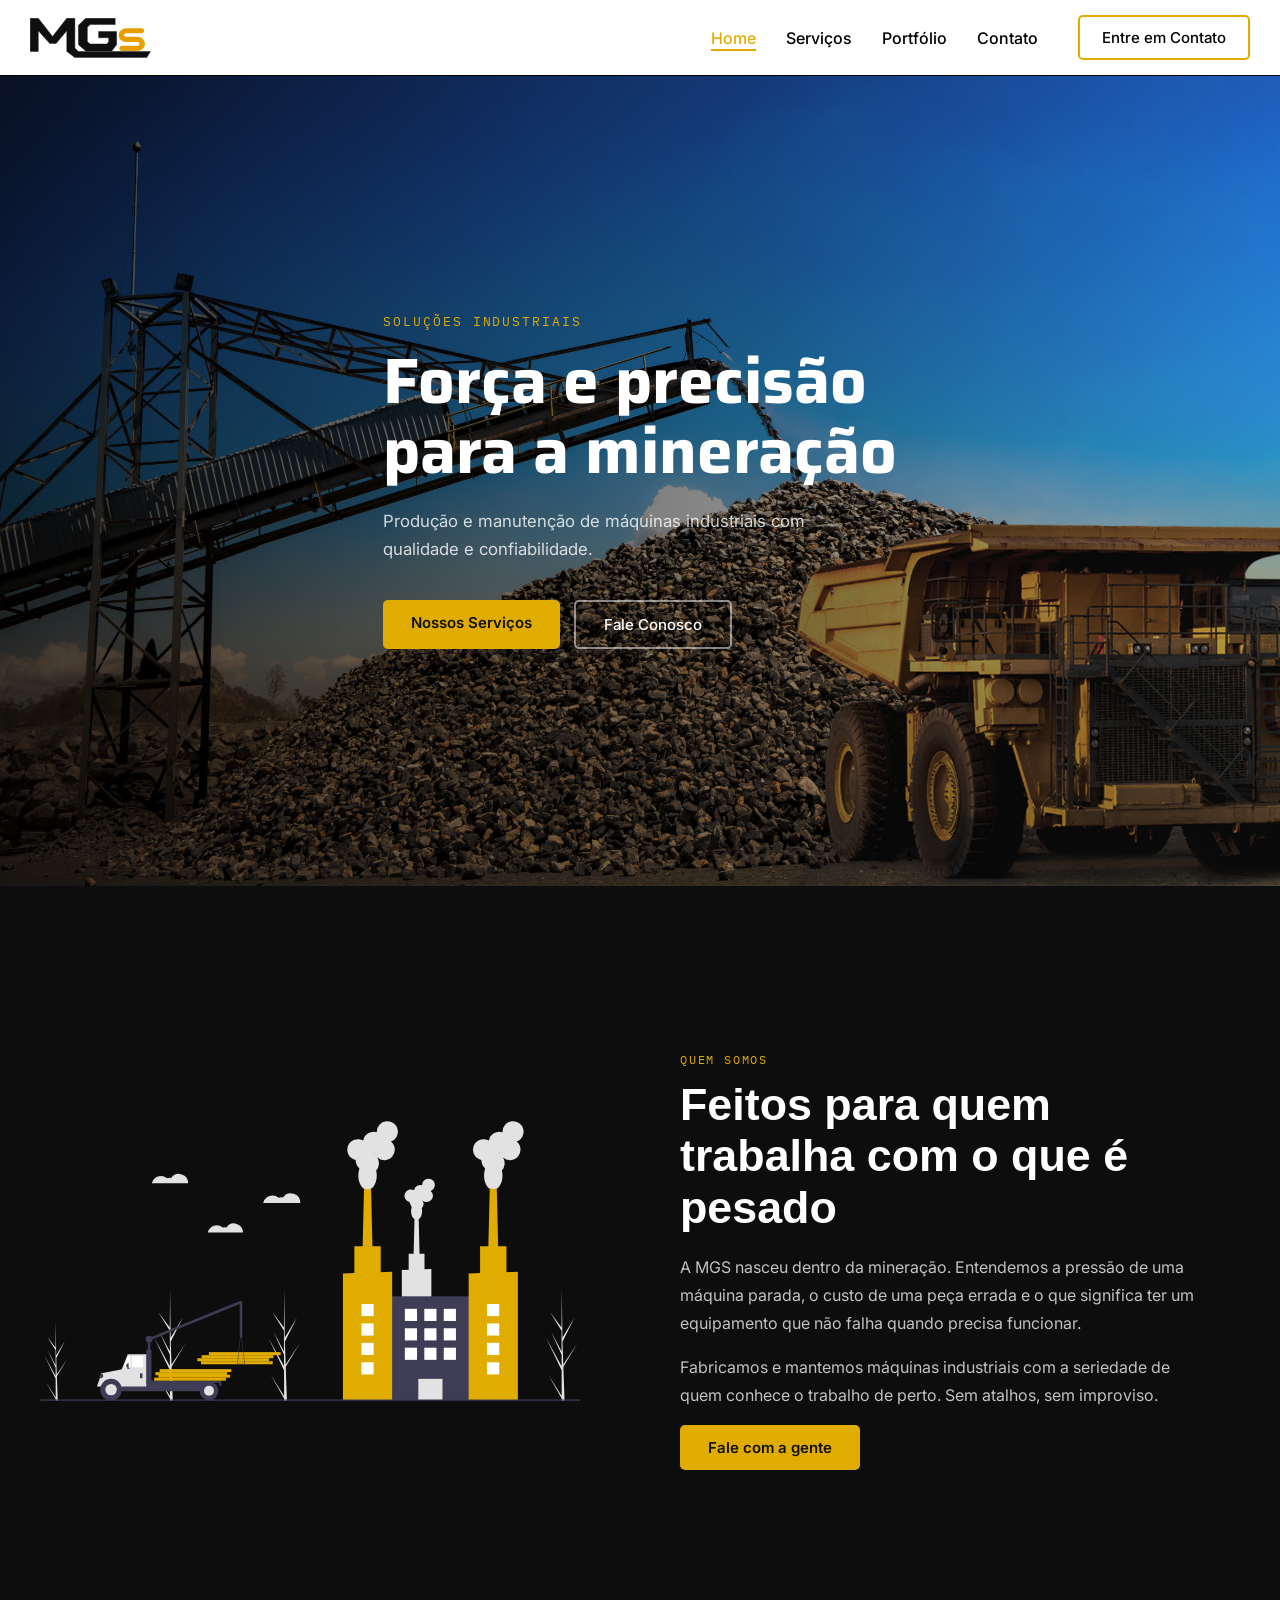
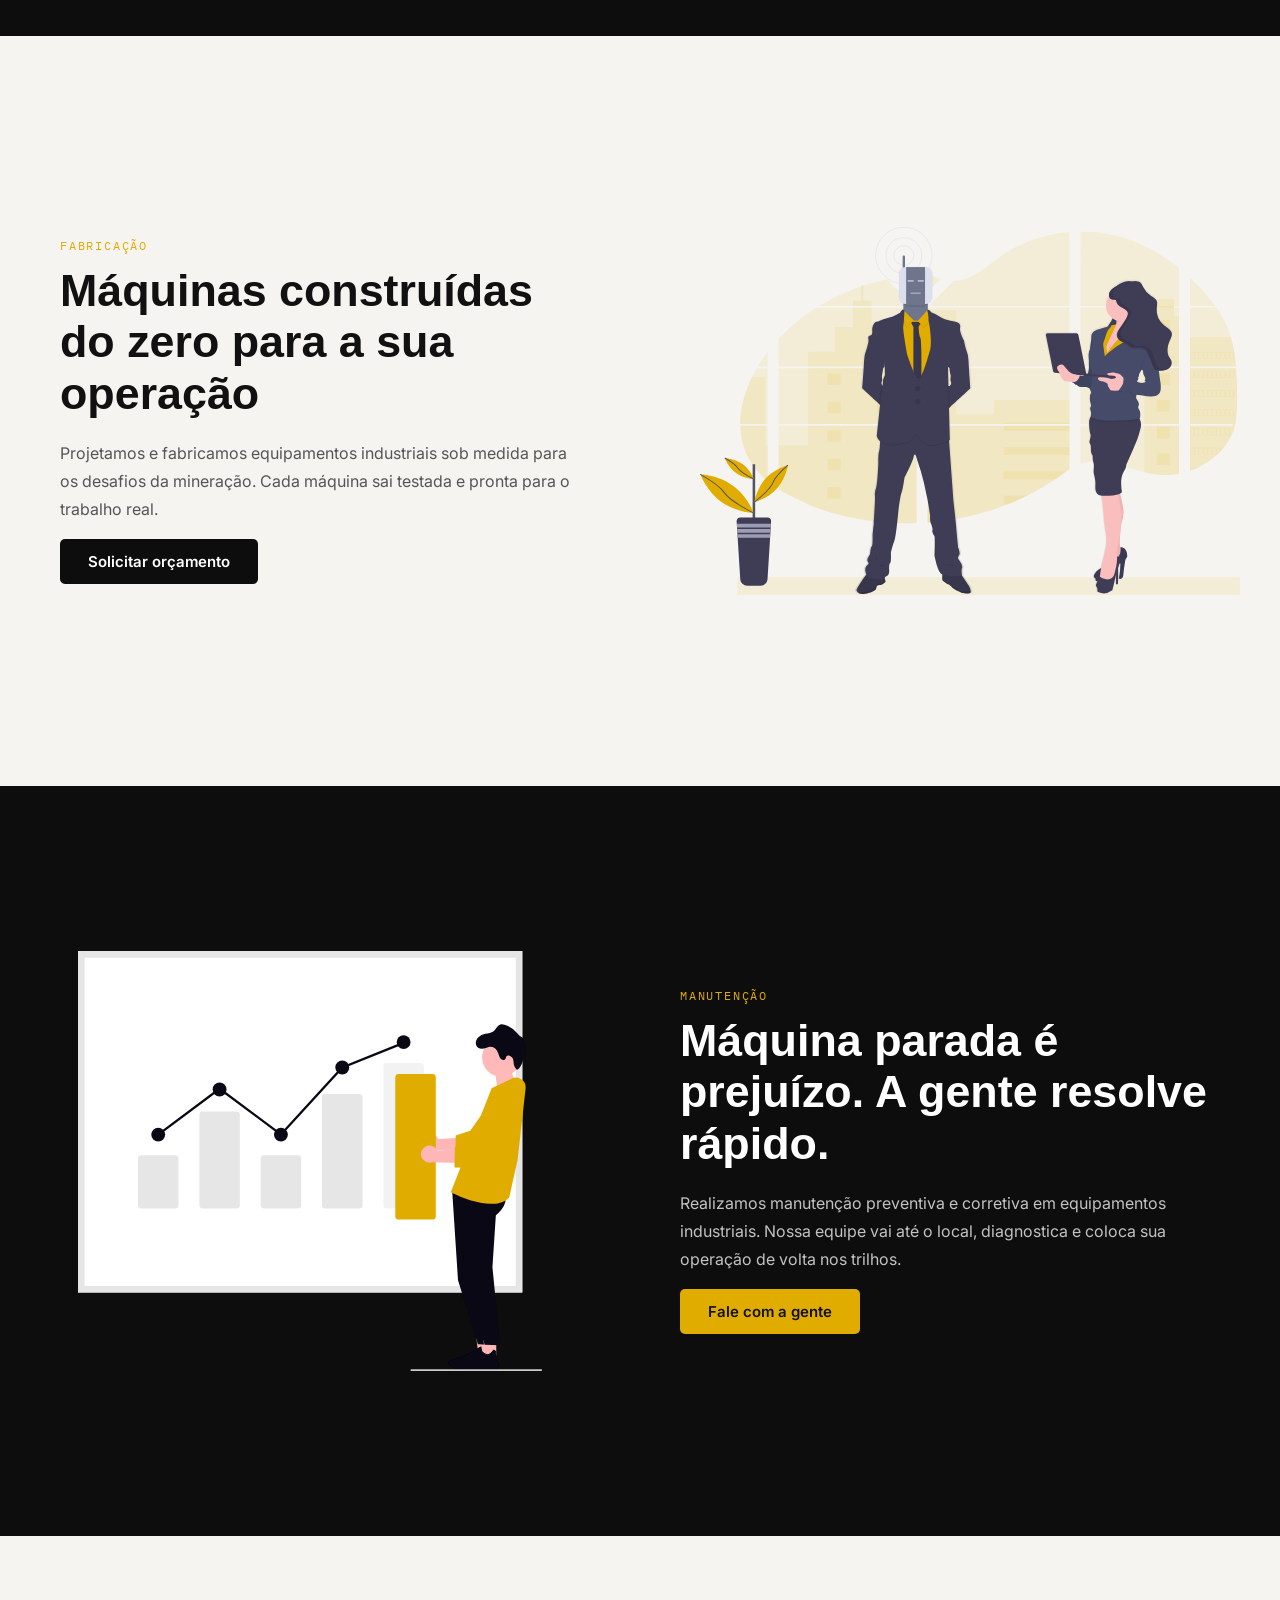
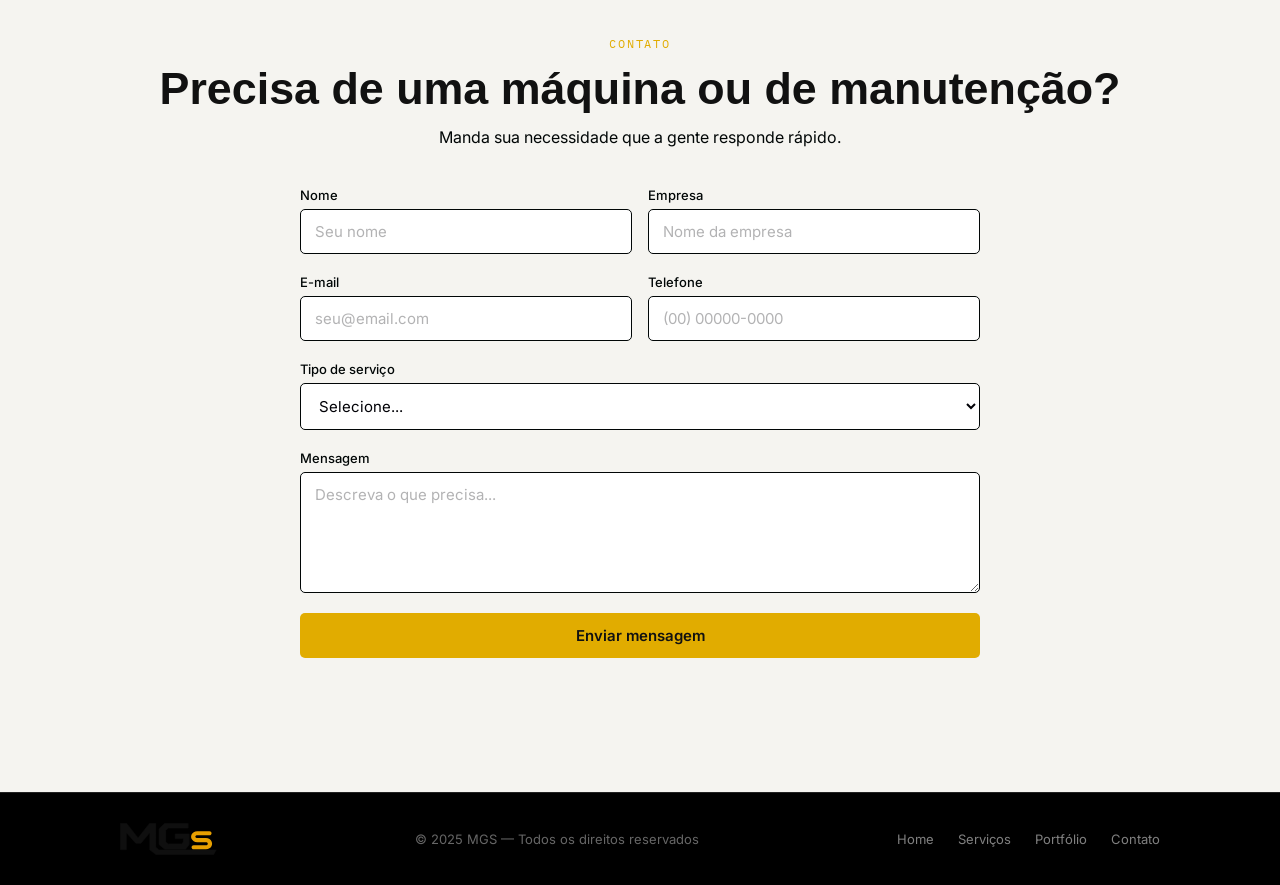
<file: index.html>
<!doctype html>
<html lang="pt-BR">
  <head>
    <meta charset="UTF-8" />
    <meta name="viewport" content="width=device-width, initial-scale=1.0" />
    <meta
      name="description"
      content="MGS — Produção e Manutenção de Máquinas Industriais para Mineração e Areia."
    />
    <title>MGS — Máquinas Industriais</title>
    <link rel="stylesheet" href="./assets/css/style.css" />
    <link rel="stylesheet" href="./assets/css/pages.css" />
  </head>
  <body>
    <header>
      <a href="index.html" class="nav-logo">
        <img src="./assets/img/logo.svg" alt="MGS Logo" />
      </a>
      <nav>
        <ul class="nav-links">
          <li><a href="index.html" class="nav-link active">Home</a></li>
          <li><a href="servicos.html" class="nav-link">Serviços</a></li>
          <li><a href="portfolio.html" class="nav-link">Portfólio</a></li>
          <li><a href="contato.html" class="nav-link">Contato</a></li>
        </ul>
        <a href="contato.html" class="nav-cta">
          <button class="nav-cta-button">Entre em Contato</button>
        </a>
        <button class="nav-hamburger" aria-label="Menu">
          <span></span><span></span><span></span>
        </button>
      </nav>
    </header>

    <section class="hero">
      <div class="hero-overlay"></div>
      <div class="hero-content">
        <p class="hero-eyebrow">Soluções Industriais</p>
        <h1 class="hero-title">Força e precisão<br />para a mineração</h1>
        <p class="hero-subtitle">
          Produção e manutenção de máquinas industriais com qualidade e confiabilidade.
        </p>
        <div class="hero-actions">
          <a href="servicos.html" class="btn-primary">Nossos Serviços</a>
          <a href="contato.html" class="btn-ghost">Fale Conosco</a>
        </div>
      </div>
    </section>

    <section class="section-split bg-dark" id="sobre">
      <div class="split-image">
        <img src="./assets/img/factory.svg" alt="Operação de mineração" />
      </div>
      <div class="split-text">
        <p class="section-eyebrow">Quem somos</p>
        <h2 class="section-title">Feitos para quem trabalha com o que é pesado</h2>
        <p class="section-body">
          A MGS nasceu dentro da mineração. Entendemos a pressão de uma máquina parada, o custo de
          uma peça errada e o que significa ter um equipamento que não falha quando precisa
          funcionar.
        </p>
        <p class="section-body">
          Fabricamos e mantemos máquinas industriais com a seriedade de quem conhece o trabalho de
          perto. Sem atalhos, sem improviso.
        </p>
        <a href="contato.html" class="btn-primary">Fale com a gente</a>
      </div>
    </section>

    <section class="section-split bg-light reverse" id="servicos">
      <div class="split-image">
        <img src="./assets/img/robotic.svg" alt="Manutenção industrial" />
      </div>
      <div class="split-text">
        <p class="section-eyebrow">Fabricação</p>
        <h2 class="section-title">Máquinas construídas do zero para a sua operação</h2>
        <p class="section-body">
          Projetamos e fabricamos equipamentos industriais sob medida para os desafios da mineração.
          Cada máquina sai testada e pronta para o trabalho real.
        </p>
        <a href="contato.html" class="btn-dark">Solicitar orçamento</a>
      </div>
    </section>

    <section class="section-split bg-dark">
      <div class="split-image">
        <img src="./assets/img/data.svg" alt="Fabricação de máquinas" />
      </div>
      <div class="split-text">
        <p class="section-eyebrow">Manutenção</p>
        <h2 class="section-title">Máquina parada é prejuízo. A gente resolve rápido.</h2>
        <p class="section-body">
          Realizamos manutenção preventiva e corretiva em equipamentos industriais. Nossa equipe vai
          até o local, diagnostica e coloca sua operação de volta nos trilhos.
        </p>
        <a href="contato.html" class="btn-primary">Fale com a gente</a>
      </div>
    </section>

    <section class="section-contato bg-light" id="contato">
      <div class="container">
        <p class="section-eyebrow center">Contato</p>
        <h2 class="section-title center">Precisa de uma máquina ou de manutenção?</h2>
        <p class="section-subtitle center">Manda sua necessidade que a gente responde rápido.</p>
        <form class="contato-form" id="contatoForm">
          <div class="form-row">
            <div class="form-group">
              <label for="nome">Nome</label>
              <input type="text" id="nome" name="nome" placeholder="Seu nome" required />
            </div>
            <div class="form-group">
              <label for="empresa">Empresa</label>
              <input type="text" id="empresa" name="empresa" placeholder="Nome da empresa" />
            </div>
          </div>
          <div class="form-row">
            <div class="form-group">
              <label for="email">E-mail</label>
              <input type="email" id="email" name="email" placeholder="seu@email.com" required />
            </div>
            <div class="form-group">
              <label for="telefone">Telefone</label>
              <input type="tel" id="telefone" name="telefone" placeholder="(00) 00000-0000" />
            </div>
          </div>
          <div class="form-group">
            <label for="servico">Tipo de serviço</label>
            <select id="servico" name="servico">
              <option value="">Selecione...</option>
              <option value="fabricacao">Fabricação de máquina</option>
              <option value="manutencao">Manutenção</option>
              <option value="orcamento">Orçamento geral</option>
              <option value="outro">Outro</option>
            </select>
          </div>
          <div class="form-group">
            <label for="mensagem">Mensagem</label>
            <textarea
              id="mensagem"
              name="mensagem"
              rows="5"
              placeholder="Descreva o que precisa..."
            ></textarea>
          </div>
          <button type="submit" class="btn-primary btn-full">Enviar mensagem</button>
          <p class="form-feedback" id="formFeedback"></p>
        </form>
      </div>
    </section>

    <footer class="footer">
      <div class="container footer-inner">
        <img src="./assets/img/logo.svg" alt="MGS" class="footer-logo" />
        <p class="footer-copy">© 2025 MGS — Todos os direitos reservados</p>
        <div class="footer-links">
          <a href="index.html">Home</a>
          <a href="servicos.html">Serviços</a>
          <a href="portfolio.html">Portfólio</a>
          <a href="contato.html">Contato</a>
        </div>
      </div>
    </footer>

    <script src="./assets/js/main.js"></script>
  </body>
</html>
</file>
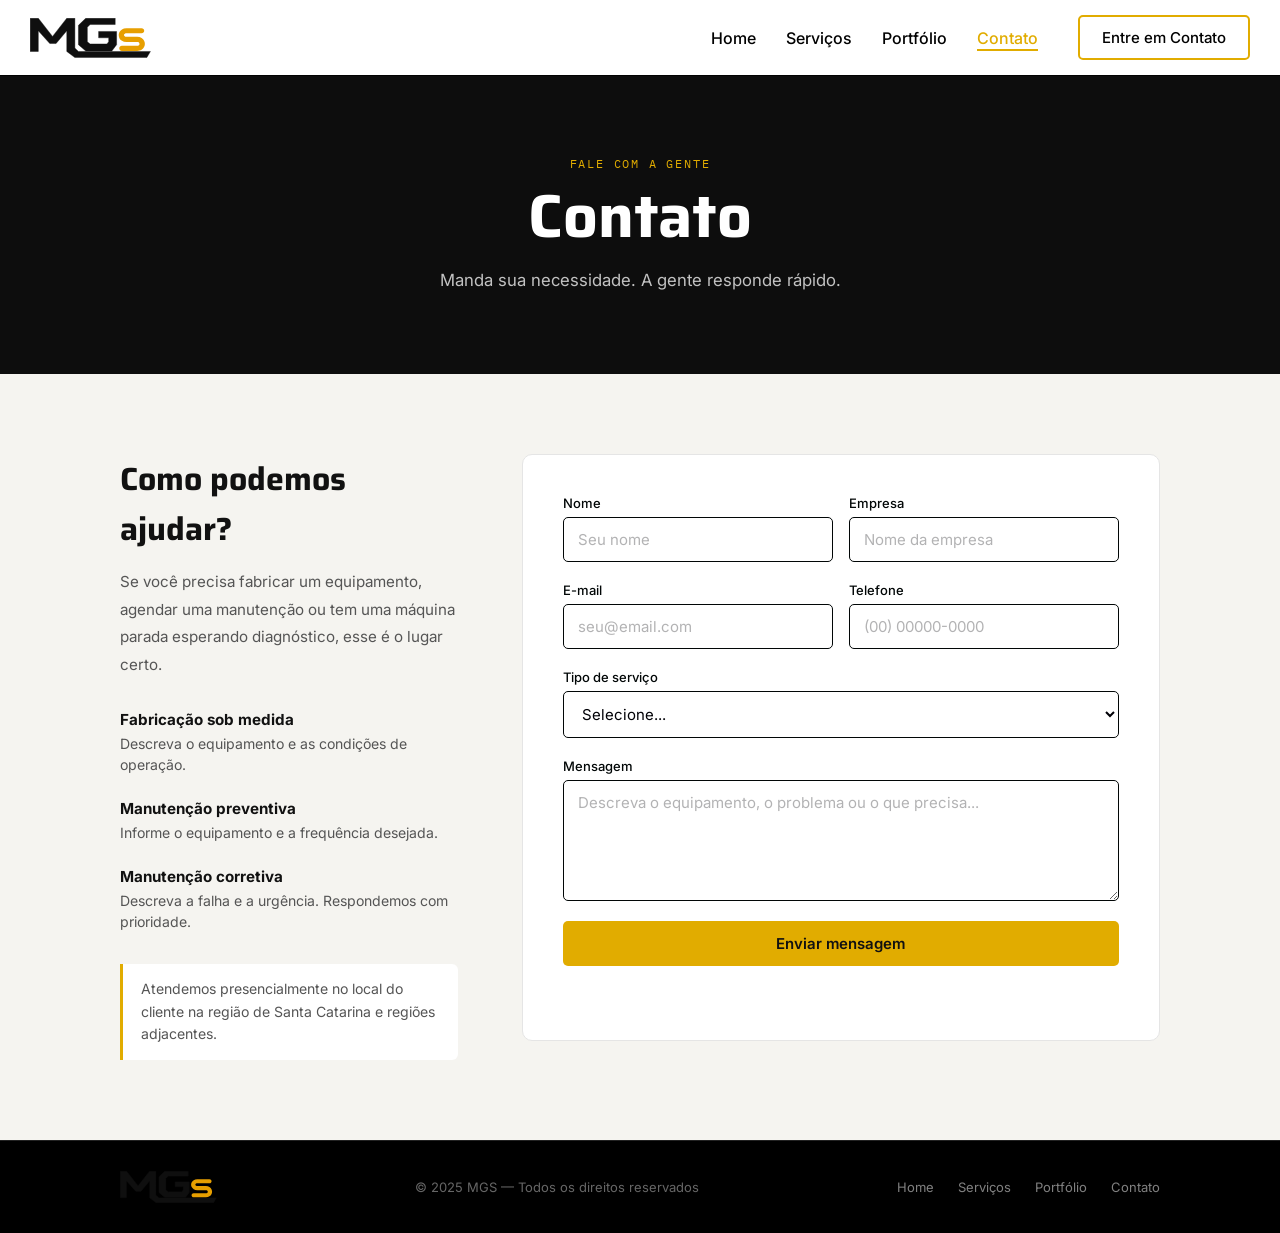
<file: contato.html>
<!doctype html>
<html lang="pt-BR">
  <head>
    <meta charset="UTF-8" />
    <meta name="viewport" content="width=device-width, initial-scale=1.0" />
    <meta
      name="description"
      content="MGS — Entre em contato para orçamentos e manutenção de máquinas industriais."
    />
    <title>Contato — MGS Máquinas Industriais</title>
    <link rel="stylesheet" href="./assets/css/style.css" />
    <link rel="stylesheet" href="./assets/css/pages.css" />
  </head>
  <body>
    <header>
      <a href="index.html" class="nav-logo">
        <img src="./assets/img/logo.svg" alt="MGS Logo" />
      </a>
      <nav>
        <ul class="nav-links">
          <li><a href="index.html" class="nav-link">Home</a></li>
          <li><a href="servicos.html" class="nav-link">Serviços</a></li>
          <li><a href="portfolio.html" class="nav-link">Portfólio</a></li>
          <li><a href="contato.html" class="nav-link active">Contato</a></li>
        </ul>
        <a href="contato.html" class="nav-cta">
          <button class="nav-cta-button">Entre em Contato</button>
        </a>
        <button class="nav-hamburger" aria-label="Menu">
          <span></span><span></span><span></span>
        </button>
      </nav>
    </header>

    <section class="page-hero bg-dark">
      <div class="page-hero-content">
        <p class="section-eyebrow">Fale com a gente</p>
        <h1 class="page-hero-title">Contato</h1>
        <p class="page-hero-sub">Manda sua necessidade. A gente responde rápido.</p>
      </div>
    </section>

    <section class="contato-page bg-light">
      <div class="container contato-page-inner">
        <div class="contato-info">
          <h2 class="contato-info-title">Como podemos ajudar?</h2>
          <p class="contato-info-body">
            Se você precisa fabricar um equipamento, agendar uma manutenção ou tem uma máquina
            parada esperando diagnóstico, esse é o lugar certo.
          </p>

          <div class="contato-items">
            <div class="contato-item">
              <div>
                <strong>Fabricação sob medida</strong>
                <p>Descreva o equipamento e as condições de operação.</p>
              </div>
            </div>
            <div class="contato-item">
              <div>
                <strong>Manutenção preventiva</strong>
                <p>Informe o equipamento e a frequência desejada.</p>
              </div>
            </div>
            <div class="contato-item">
              <div>
                <strong>Manutenção corretiva</strong>
                <p>Descreva a falha e a urgência. Respondemos com prioridade.</p>
              </div>
            </div>
          </div>

          <div class="contato-aviso">
            <p>
              Atendemos presencialmente no local do cliente na região de Santa Catarina e regiões
              adjacentes.
            </p>
          </div>
        </div>

        <div class="contato-form-wrap">
          <form class="contato-form" id="contatoForm">
            <div class="form-row">
              <div class="form-group">
                <label for="nome">Nome</label>
                <input type="text" id="nome" name="nome" placeholder="Seu nome" required />
              </div>
              <div class="form-group">
                <label for="empresa">Empresa</label>
                <input type="text" id="empresa" name="empresa" placeholder="Nome da empresa" />
              </div>
            </div>
            <div class="form-row">
              <div class="form-group">
                <label for="email">E-mail</label>
                <input type="email" id="email" name="email" placeholder="seu@email.com" required />
              </div>
              <div class="form-group">
                <label for="telefone">Telefone</label>
                <input type="tel" id="telefone" name="telefone" placeholder="(00) 00000-0000" />
              </div>
            </div>
            <div class="form-group">
              <label for="servico">Tipo de serviço</label>
              <select id="servico" name="servico">
                <option value="">Selecione...</option>
                <option value="fabricacao">Fabricação de máquina</option>
                <option value="preventiva">Manutenção preventiva</option>
                <option value="corretiva">Manutenção corretiva</option>
                <option value="orcamento">Orçamento geral</option>
                <option value="outro">Outro</option>
              </select>
            </div>
            <div class="form-group">
              <label for="mensagem">Mensagem</label>
              <textarea
                id="mensagem"
                name="mensagem"
                rows="5"
                placeholder="Descreva o equipamento, o problema ou o que precisa..."
              ></textarea>
            </div>
            <button type="submit" class="btn-primary btn-full">Enviar mensagem</button>
            <p class="form-feedback" id="formFeedback"></p>
          </form>
        </div>
      </div>
    </section>

    <footer class="footer">
      <div class="container footer-inner">
        <img src="./assets/img/logo.svg" alt="MGS" class="footer-logo" />
        <p class="footer-copy">© 2025 MGS — Todos os direitos reservados</p>
        <div class="footer-links">
          <a href="index.html">Home</a>
          <a href="servicos.html">Serviços</a>
          <a href="portfolio.html">Portfólio</a>
          <a href="contato.html">Contato</a>
        </div>
      </div>
    </footer>

    <script src="./assets/js/main.js"></script>
  </body>
</html>
</file>
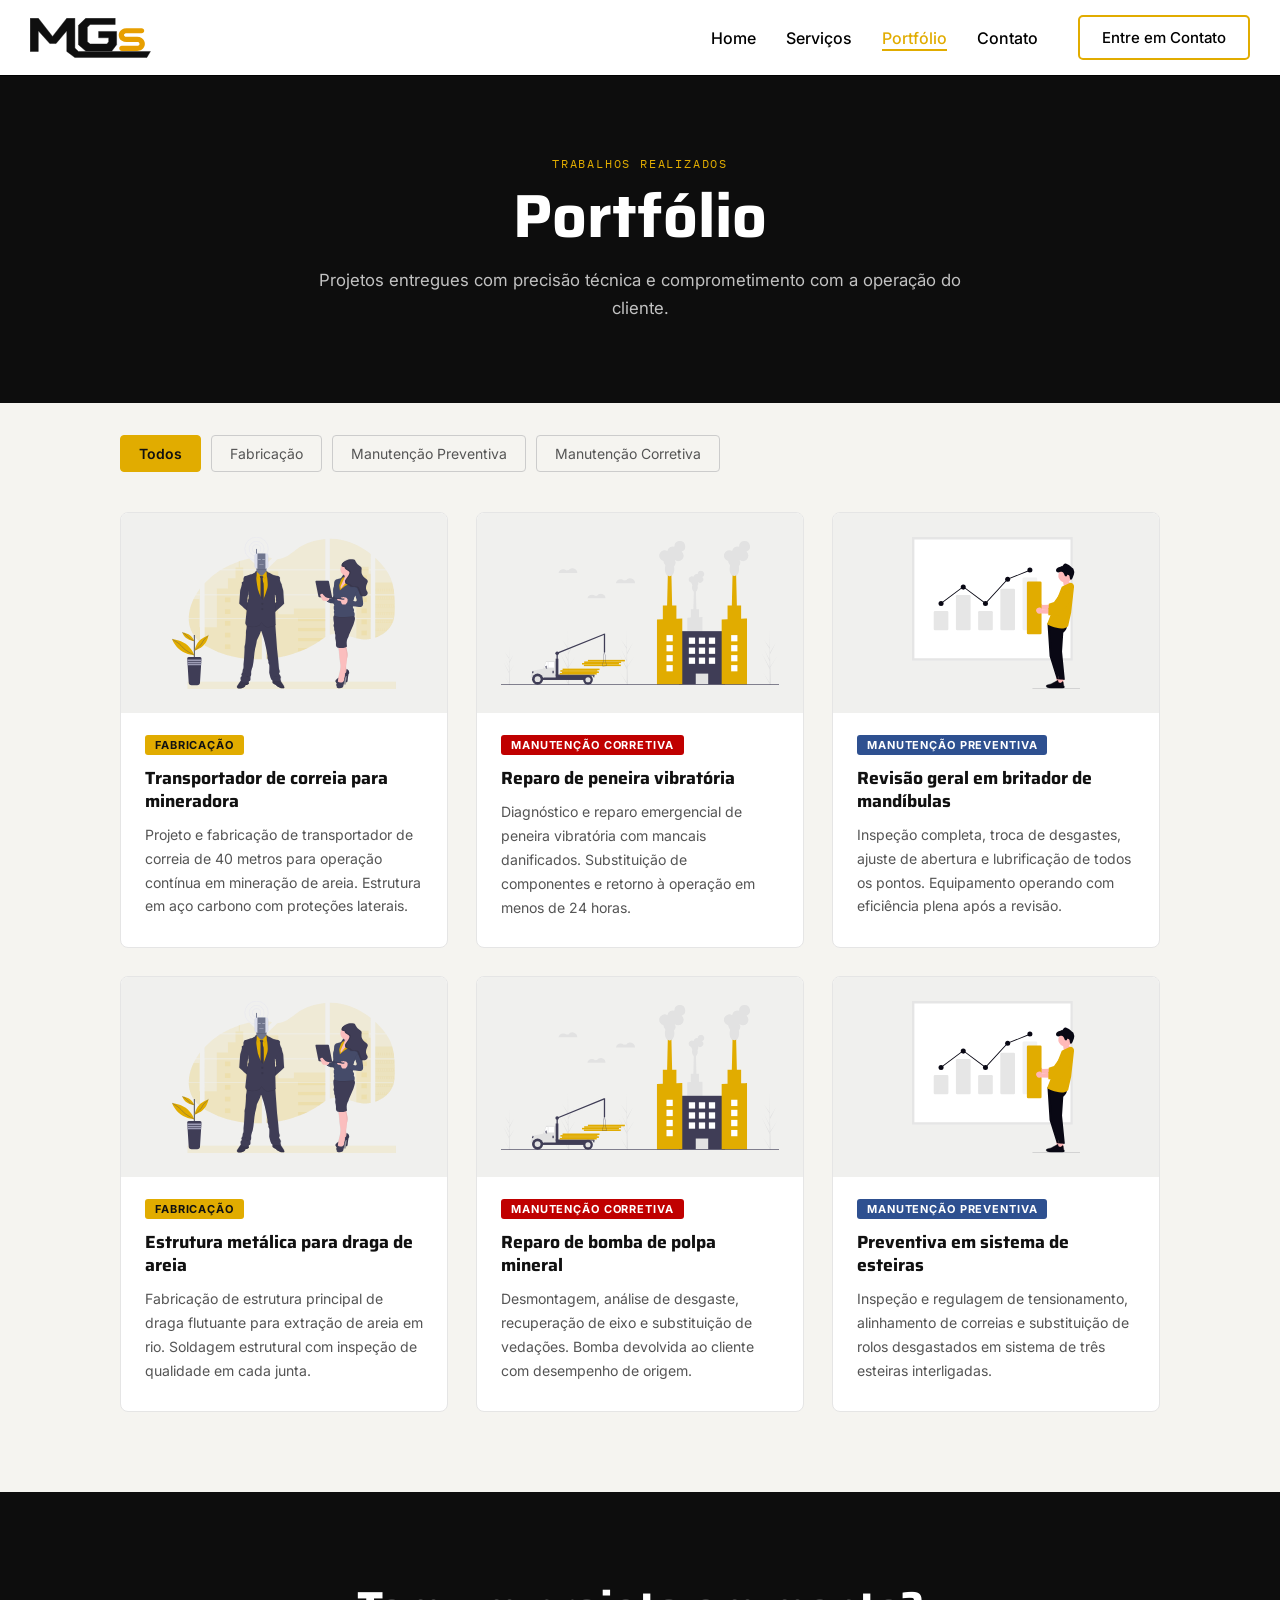
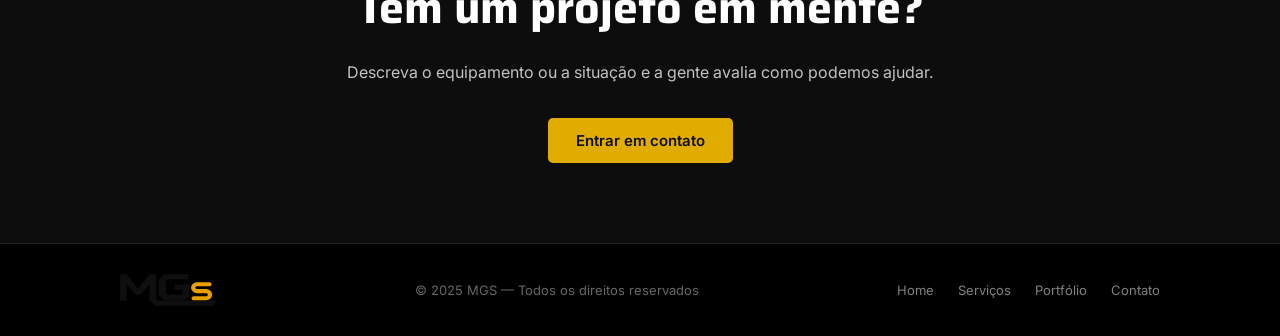
<file: portfolio.html>
<!doctype html>
<html lang="pt-BR">
  <head>
    <meta charset="UTF-8" />
    <meta name="viewport" content="width=device-width, initial-scale=1.0" />
    <meta
      name="description"
      content="MGS — Portfólio de projetos de fabricação e manutenção de máquinas industriais."
    />
    <title>Portfólio — MGS Máquinas Industriais</title>
    <link rel="stylesheet" href="./assets/css/style.css" />
    <link rel="stylesheet" href="./assets/css/pages.css" />
  </head>
  <body>
    <header>
      <a href="index.html" class="nav-logo">
        <img src="./assets/img/logo.svg" alt="MGS Logo" />
      </a>
      <nav>
        <ul class="nav-links">
          <li><a href="index.html" class="nav-link">Home</a></li>
          <li><a href="servicos.html" class="nav-link">Serviços</a></li>
          <li><a href="portfolio.html" class="nav-link active">Portfólio</a></li>
          <li><a href="contato.html" class="nav-link">Contato</a></li>
        </ul>
        <a href="contato.html" class="nav-cta">
          <button class="nav-cta-button">Entre em Contato</button>
        </a>
        <button class="nav-hamburger" aria-label="Menu">
          <span></span><span></span><span></span>
        </button>
      </nav>
    </header>

    <section class="page-hero bg-dark">
      <div class="page-hero-content">
        <p class="section-eyebrow">Trabalhos realizados</p>
        <h1 class="page-hero-title">Portfólio</h1>
        <p class="page-hero-sub">
          Projetos entregues com precisão técnica e comprometimento com a operação do cliente.
        </p>
      </div>
    </section>

    <section class="portfolio-filtros bg-light">
      <div class="container">
        <div class="filtros-row">
          <button class="filtro-btn active" data-filtro="todos">Todos</button>
          <button class="filtro-btn" data-filtro="fabricacao">Fabricação</button>
          <button class="filtro-btn" data-filtro="preventiva">Manutenção Preventiva</button>
          <button class="filtro-btn" data-filtro="corretiva">Manutenção Corretiva</button>
        </div>
      </div>
    </section>

    <section class="portfolio-grid-section bg-light">
      <div class="container">
        <div class="portfolio-grid">
          <article class="portfolio-card" data-categoria="fabricacao">
            <div class="portfolio-card-img">
              <img src="./assets/img/robotic.svg" alt="Transportador de correia para mineração" />
            </div>
            <div class="portfolio-card-body">
              <span class="portfolio-tag">Fabricação</span>
              <h3 class="portfolio-card-title">Transportador de correia para mineradora</h3>
              <p class="portfolio-card-desc">
                Projeto e fabricação de transportador de correia de 40 metros para operação contínua
                em mineração de areia. Estrutura em aço carbono com proteções laterais.
              </p>
            </div>
          </article>

          <article class="portfolio-card" data-categoria="corretiva">
            <div class="portfolio-card-img">
              <img src="./assets/img/factory.svg" alt="Reparo de peneira vibratória" />
            </div>
            <div class="portfolio-card-body">
              <span class="portfolio-tag portfolio-tag--corretiva">Manutenção Corretiva</span>
              <h3 class="portfolio-card-title">Reparo de peneira vibratória</h3>
              <p class="portfolio-card-desc">
                Diagnóstico e reparo emergencial de peneira vibratória com mancais danificados.
                Substituição de componentes e retorno à operação em menos de 24 horas.
              </p>
            </div>
          </article>

          <article class="portfolio-card" data-categoria="preventiva">
            <div class="portfolio-card-img">
              <img src="./assets/img/data.svg" alt="Manutenção preventiva em britador" />
            </div>
            <div class="portfolio-card-body">
              <span class="portfolio-tag portfolio-tag--preventiva">Manutenção Preventiva</span>
              <h3 class="portfolio-card-title">Revisão geral em britador de mandíbulas</h3>
              <p class="portfolio-card-desc">
                Inspeção completa, troca de desgastes, ajuste de abertura e lubrificação de todos os
                pontos. Equipamento operando com eficiência plena após a revisão.
              </p>
            </div>
          </article>

          <article class="portfolio-card" data-categoria="fabricacao">
            <div class="portfolio-card-img">
              <img src="./assets/img/robotic.svg" alt="Estrutura metálica para draga" />
            </div>
            <div class="portfolio-card-body">
              <span class="portfolio-tag">Fabricação</span>
              <h3 class="portfolio-card-title">Estrutura metálica para draga de areia</h3>
              <p class="portfolio-card-desc">
                Fabricação de estrutura principal de draga flutuante para extração de areia em rio.
                Soldagem estrutural com inspeção de qualidade em cada junta.
              </p>
            </div>
          </article>

          <article class="portfolio-card" data-categoria="corretiva">
            <div class="portfolio-card-img">
              <img src="./assets/img/factory.svg" alt="Reparo de bomba de polpa" />
            </div>
            <div class="portfolio-card-body">
              <span class="portfolio-tag portfolio-tag--corretiva">Manutenção Corretiva</span>
              <h3 class="portfolio-card-title">Reparo de bomba de polpa mineral</h3>
              <p class="portfolio-card-desc">
                Desmontagem, análise de desgaste, recuperação de eixo e substituição de vedações.
                Bomba devolvida ao cliente com desempenho de origem.
              </p>
            </div>
          </article>

          <article class="portfolio-card" data-categoria="preventiva">
            <div class="portfolio-card-img">
              <img src="./assets/img/data.svg" alt="Preventiva em esteira de mineração" />
            </div>
            <div class="portfolio-card-body">
              <span class="portfolio-tag portfolio-tag--preventiva">Manutenção Preventiva</span>
              <h3 class="portfolio-card-title">Preventiva em sistema de esteiras</h3>
              <p class="portfolio-card-desc">
                Inspeção e regulagem de tensionamento, alinhamento de correias e substituição de
                rolos desgastados em sistema de três esteiras interligadas.
              </p>
            </div>
          </article>
        </div>
      </div>
    </section>

    <section class="cta-banner bg-dark">
      <div class="container cta-inner">
        <h2 class="cta-title">Tem um projeto em mente?</h2>
        <p class="cta-sub">
          Descreva o equipamento ou a situação e a gente avalia como podemos ajudar.
        </p>
        <a href="contato.html" class="btn-primary">Entrar em contato</a>
      </div>
    </section>

    <footer class="footer">
      <div class="container footer-inner">
        <img src="./assets/img/logo.svg" alt="MGS" class="footer-logo" />
        <p class="footer-copy">© 2025 MGS — Todos os direitos reservados</p>
        <div class="footer-links">
          <a href="index.html">Home</a>
          <a href="servicos.html">Serviços</a>
          <a href="portfolio.html">Portfólio</a>
          <a href="contato.html">Contato</a>
        </div>
      </div>
    </footer>

    <script src="./assets/js/main.js"></script>
  </body>
</html>
</file>
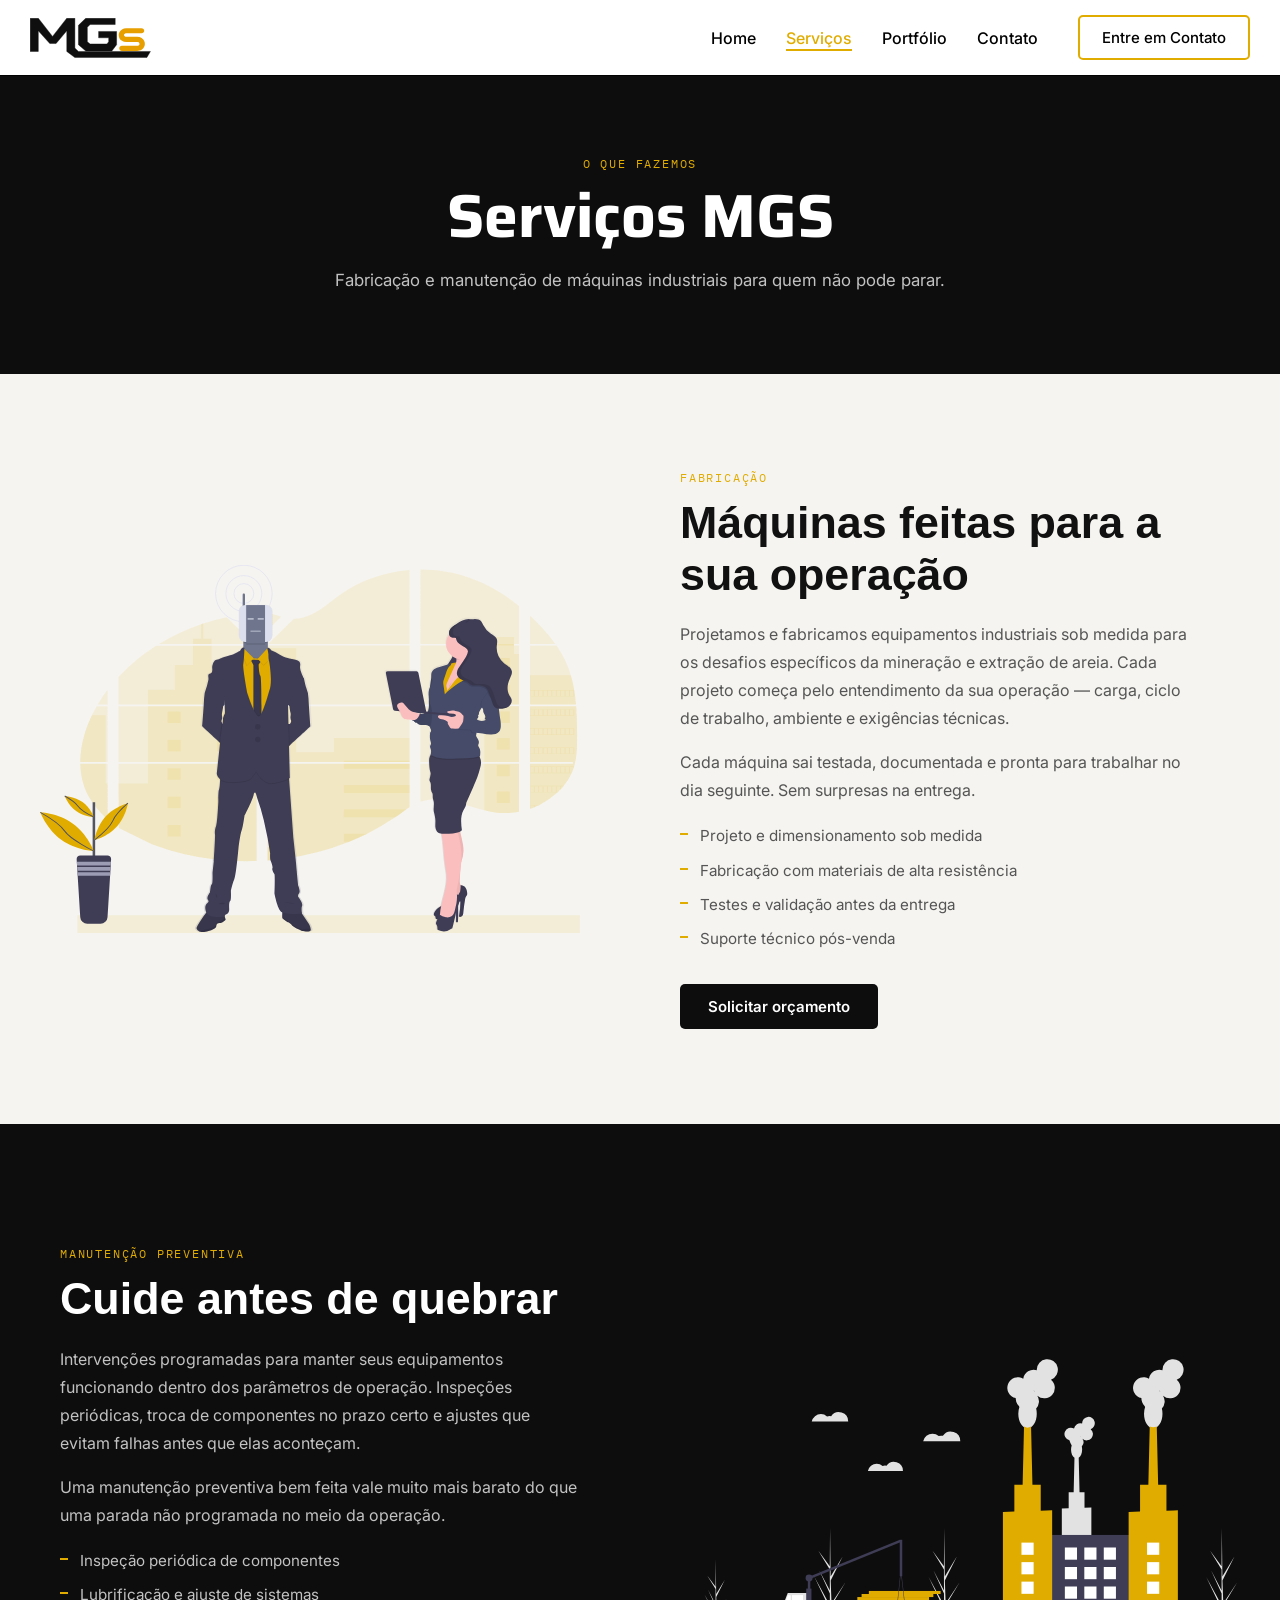
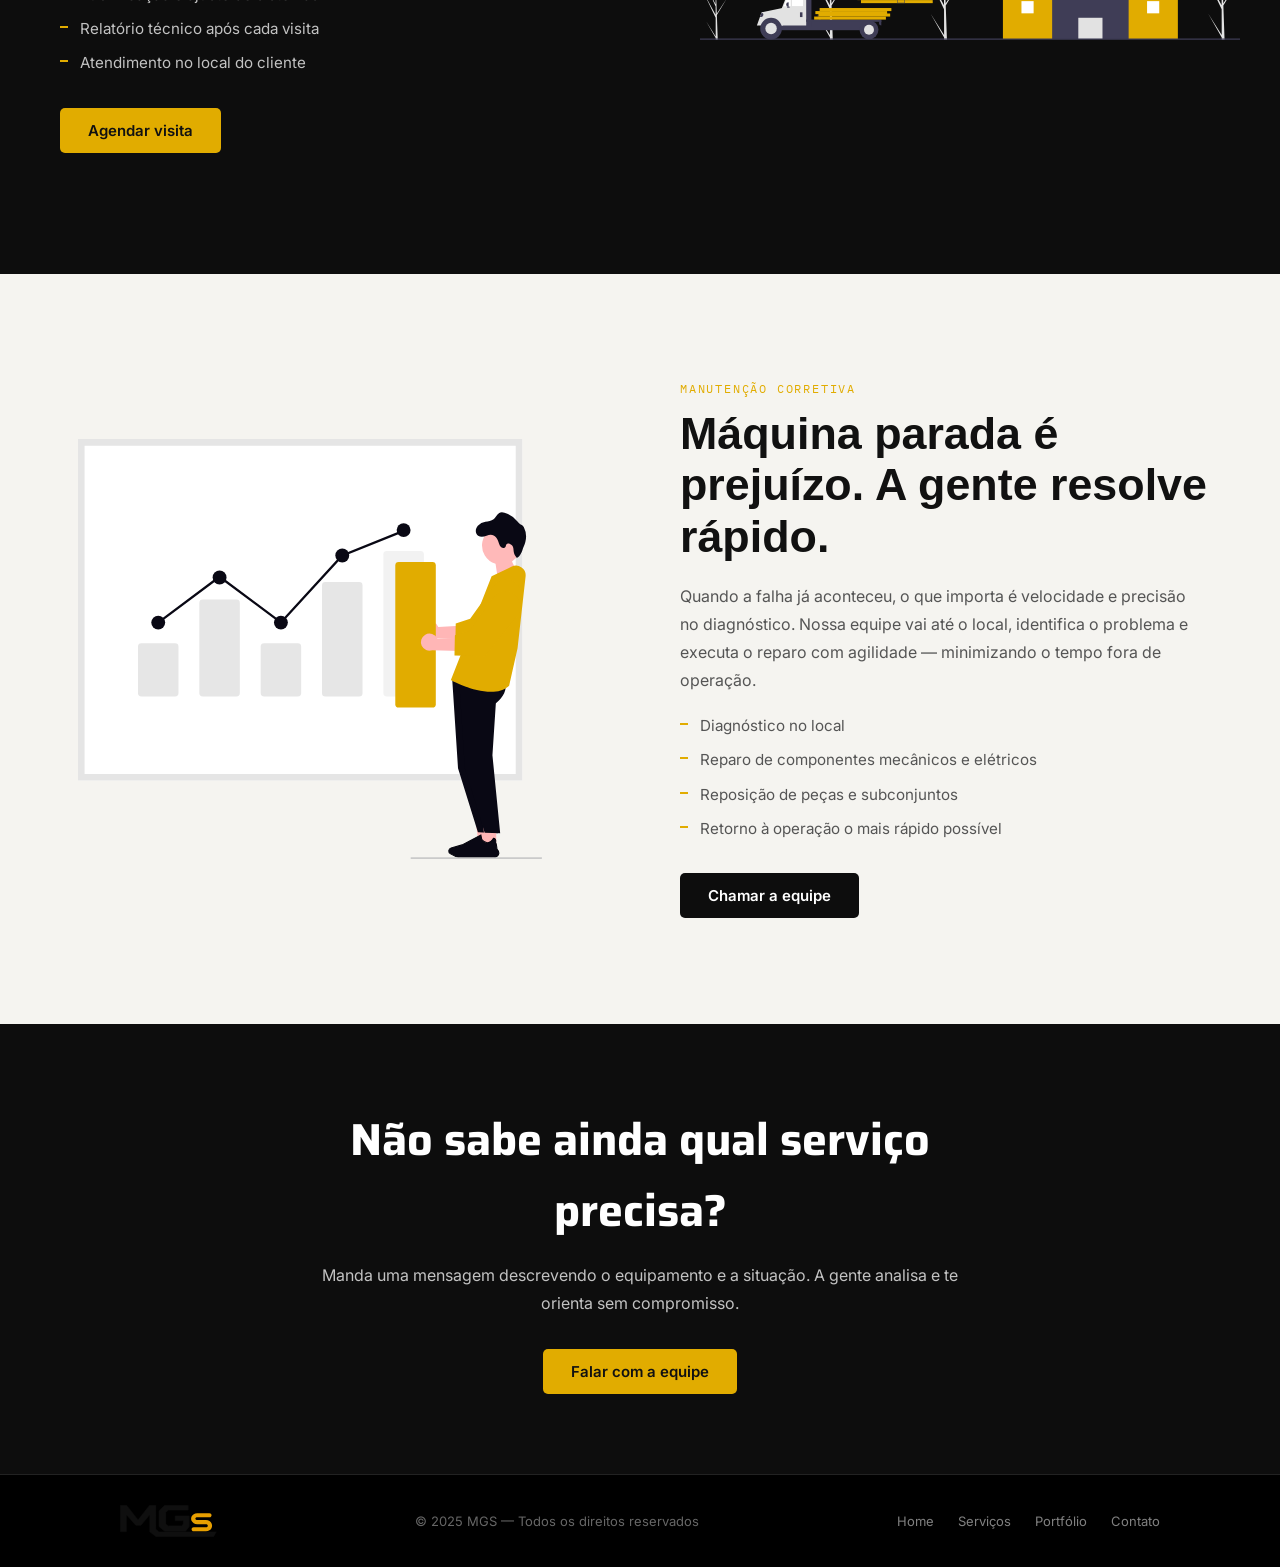
<file: servicos.html>
<!doctype html>
<html lang="pt-BR">
  <head>
    <meta charset="UTF-8" />
    <meta name="viewport" content="width=device-width, initial-scale=1.0" />
    <meta
      name="description"
      content="MGS — Serviços de fabricação e manutenção de máquinas industriais para mineração e areia."
    />
    <title>Serviços — MGS Máquinas Industriais</title>
    <link rel="stylesheet" href="./assets/css/style.css" />
    <link rel="stylesheet" href="./assets/css/pages.css" />
  </head>
  <body>
    <header>
      <a href="index.html" class="nav-logo">
        <img src="./assets/img/logo.svg" alt="MGS Logo" />
      </a>
      <nav>
        <ul class="nav-links">
          <li><a href="index.html" class="nav-link">Home</a></li>
          <li><a href="servicos.html" class="nav-link active">Serviços</a></li>
          <li><a href="portfolio.html" class="nav-link">Portfólio</a></li>
          <li><a href="contato.html" class="nav-link">Contato</a></li>
        </ul>
        <a href="contato.html" class="nav-cta">
          <button class="nav-cta-button">Entre em Contato</button>
        </a>
        <button class="nav-hamburger" aria-label="Menu">
          <span></span><span></span><span></span>
        </button>
      </nav>
    </header>

    <section class="page-hero bg-dark">
      <div class="page-hero-content">
        <p class="section-eyebrow">O que fazemos</p>
        <h1 class="page-hero-title">Serviços MGS</h1>
        <p class="page-hero-sub">
          Fabricação e manutenção de máquinas industriais para quem não pode parar.
        </p>
      </div>
    </section>

    <section class="section-split bg-light" id="fabricacao">
      <div class="split-image">
        <img src="./assets/img/robotic.svg" alt="Fabricação de máquinas industriais" />
      </div>
      <div class="split-text">
        <p class="section-eyebrow">Fabricação</p>
        <h2 class="section-title">Máquinas feitas para a sua operação</h2>
        <p class="section-body">
          Projetamos e fabricamos equipamentos industriais sob medida para os desafios específicos
          da mineração e extração de areia. Cada projeto começa pelo entendimento da sua operação —
          carga, ciclo de trabalho, ambiente e exigências técnicas.
        </p>
        <p class="section-body">
          Cada máquina sai testada, documentada e pronta para trabalhar no dia seguinte. Sem
          surpresas na entrega.
        </p>
        <ul class="servico-lista">
          <li>Projeto e dimensionamento sob medida</li>
          <li>Fabricação com materiais de alta resistência</li>
          <li>Testes e validação antes da entrega</li>
          <li>Suporte técnico pós-venda</li>
        </ul>
        <a href="contato.html" class="btn-dark">Solicitar orçamento</a>
      </div>
    </section>

    <section class="section-split bg-dark reverse" id="preventiva">
      <div class="split-image">
        <img src="./assets/img/factory.svg" alt="Manutenção preventiva" />
      </div>
      <div class="split-text">
        <p class="section-eyebrow">Manutenção Preventiva</p>
        <h2 class="section-title">Cuide antes de quebrar</h2>
        <p class="section-body">
          Intervenções programadas para manter seus equipamentos funcionando dentro dos parâmetros
          de operação. Inspeções periódicas, troca de componentes no prazo certo e ajustes que
          evitam falhas antes que elas aconteçam.
        </p>
        <p class="section-body">
          Uma manutenção preventiva bem feita vale muito mais barato do que uma parada não
          programada no meio da operação.
        </p>
        <ul class="servico-lista servico-lista--light">
          <li>Inspeção periódica de componentes</li>
          <li>Lubrificação e ajuste de sistemas</li>
          <li>Relatório técnico após cada visita</li>
          <li>Atendimento no local do cliente</li>
        </ul>
        <a href="contato.html" class="btn-primary">Agendar visita</a>
      </div>
    </section>

    <section class="section-split bg-light" id="corretiva">
      <div class="split-image">
        <img src="./assets/img/data.svg" alt="Manutenção corretiva" />
      </div>
      <div class="split-text">
        <p class="section-eyebrow">Manutenção Corretiva</p>
        <h2 class="section-title">Máquina parada é prejuízo. A gente resolve rápido.</h2>
        <p class="section-body">
          Quando a falha já aconteceu, o que importa é velocidade e precisão no diagnóstico. Nossa
          equipe vai até o local, identifica o problema e executa o reparo com agilidade —
          minimizando o tempo fora de operação.
        </p>
        <ul class="servico-lista">
          <li>Diagnóstico no local</li>
          <li>Reparo de componentes mecânicos e elétricos</li>
          <li>Reposição de peças e subconjuntos</li>
          <li>Retorno à operação o mais rápido possível</li>
        </ul>
        <a href="contato.html" class="btn-dark">Chamar a equipe</a>
      </div>
    </section>

    <section class="cta-banner bg-dark">
      <div class="container cta-inner">
        <h2 class="cta-title">Não sabe ainda qual serviço precisa?</h2>
        <p class="cta-sub">
          Manda uma mensagem descrevendo o equipamento e a situação. A gente analisa e te orienta
          sem compromisso.
        </p>
        <a href="contato.html" class="btn-primary">Falar com a equipe</a>
      </div>
    </section>

    <footer class="footer">
      <div class="container footer-inner">
        <img src="./assets/img/logo.svg" alt="MGS" class="footer-logo" />
        <p class="footer-copy">© 2025 MGS — Todos os direitos reservados</p>
        <div class="footer-links">
          <a href="index.html">Home</a>
          <a href="servicos.html">Serviços</a>
          <a href="portfolio.html">Portfólio</a>
          <a href="contato.html">Contato</a>
        </div>
      </div>
    </footer>

    <script src="./assets/js/main.js"></script>
  </body>
</html>
</file>
<file: assets/css/style.css>
@import url('https://fonts.googleapis.com/css2?family=IBM+Plex+Mono:wght@400;500&family=Inter:wght@400;500;600&family=Saira:wght@600;700&display=swap');

* {
  margin: 0;
  padding: 0;
  box-sizing: border-box;
}

:root {
  --amarelo: #e1ac00;
  --amarelo-hover: #c99b00;
  --preto: #0d0d0d;
  --branco: #ffffff;
  --cinza-claro: #f5f4f0;
  --cinza-texto: #555;
  --texto-escuro: #111;
}

html {
  scroll-behavior: smooth;
}

body {
  font-family: 'Inter', sans-serif;
  background-color: #fff;
  color: #111;
}

img {
  display: block;
  width: 100%;
  height: 100%;
  object-fit: cover;
}

a {
  text-decoration: none;
}

header {
  background-color: #fff;
  border-bottom: 1px solid #010101;
  padding: 15px 30px;
  display: flex;
  justify-content: space-between;
  align-items: center;
  position: sticky;
  top: 0;
  z-index: 100;
}

nav {
  display: flex;
  align-items: center;
}

.nav-logo img {
  height: 40px;
}

.nav-cta {
  margin-left: 40px;
}

.nav-links {
  list-style: none;
  display: flex;
  gap: 30px;
}

.nav-link {
  color: #010101;
  font-weight: 500;
  transition: color 0.3s ease;
  position: relative;
}

.nav-link::after {
  content: '';
  position: absolute;
  bottom: -3px;
  left: 0;
  width: 0;
  height: 2px;
  background-color: var(--amarelo);
  transition: width 0.3s ease;
}

.nav-link:hover {
  color: var(--amarelo);
}
.nav-link:hover::after {
  width: 100%;
}

.nav-hamburger {
  display: none;
  flex-direction: column;
  gap: 5px;
  background: none;
  border: none;
  cursor: pointer;
  width: 30px;
  height: 24px;
  z-index: 200;
}

.nav-hamburger span {
  width: 25px;
  height: 2px;
  background-color: #010101;
  border-radius: 2px;
  display: block;
  transition:
    transform 0.35s ease,
    opacity 0.25s ease;
}

.nav-hamburger.open span:nth-child(1) {
  transform: translateY(7px) rotate(45deg);
}
.nav-hamburger.open span:nth-child(2) {
  opacity: 0;
  transform: scaleX(0);
}
.nav-hamburger.open span:nth-child(3) {
  transform: translateY(-7px) rotate(-45deg);
}

.btn-primary {
  display: inline-block;
  background-color: var(--amarelo);
  color: #111;
  font-family: 'Inter', sans-serif;
  font-size: 15px;
  font-weight: 600;
  padding: 13px 28px;
  border-radius: 5px;
  border: none;
  cursor: pointer;
  transition: background-color 0.3s ease;
}

.btn-primary:hover {
  background-color: var(--amarelo-hover);
}

.btn-ghost {
  display: inline-block;
  background: none;
  color: #fff;
  font-size: 15px;
  font-weight: 500;
  padding: 13px 28px;
  border-radius: 5px;
  border: 2px solid rgba(255, 255, 255, 0.5);
  transition:
    border-color 0.3s ease,
    background-color 0.3s ease;
}

.btn-ghost:hover {
  border-color: #fff;
  background-color: rgba(255, 255, 255, 0.08);
}

.btn-dark {
  display: inline-block;
  background-color: var(--preto);
  color: #fff;
  font-size: 15px;
  font-weight: 600;
  padding: 13px 28px;
  border-radius: 5px;
  transition: background-color 0.3s ease;
}

.btn-dark:hover {
  background-color: #222;
}

.btn-full {
  width: 100%;
  text-align: center;
}

.nav-cta-button {
  background: none;
  color: #010101;
  font-family: 'Inter', sans-serif;
  font-size: 15px;
  font-weight: 500;
  border: 2px solid var(--amarelo);
  padding: 11px 22px;
  border-radius: 5px;
  cursor: pointer;
  transition:
    background-color 0.3s ease,
    color 0.3s ease;
}

.nav-cta-button:hover {
  background-color: var(--amarelo);
  color: #111;
}

.hero {
  position: relative;
  min-height: 90vh;
  display: flex;
  align-items: center;
  background-image: url('../img/mineracao-hero.png');
  background-size: cover;
  background-position: center;
  background-repeat: no-repeat;
}

.hero-overlay {
  position: absolute;
  inset: 0;
  background: linear-gradient(
    to right,
    rgba(0, 0, 0, 0.75) 0%,
    rgba(0, 0, 0, 0.45) 60%,
    rgba(0, 0, 0, 0.15) 100%
  );
}

.hero-content {
  position: relative;
  z-index: 1;
  max-width: 1200px;
  margin: 0 auto;
  padding: 80px 30px;
}

.hero-eyebrow {
  font-family: 'IBM Plex Mono', monospace;
  font-size: 13px;
  letter-spacing: 0.15em;
  text-transform: uppercase;
  color: var(--amarelo);
  margin-bottom: 16px;
}

.hero-title {
  font-family: 'Saira', sans-serif;
  font-size: clamp(2.4rem, 5vw, 4rem);
  font-weight: 700;
  line-height: 1.1;
  color: #fff;
  margin-bottom: 20px;
}

.hero-subtitle {
  font-size: 1.05rem;
  color: rgba(255, 255, 255, 0.8);
  max-width: 480px;
  line-height: 1.7;
  margin-bottom: 36px;
}

.hero-actions {
  display: flex;
  gap: 14px;
  flex-wrap: wrap;
}

.bg-dark {
  background-color: var(--preto);
  color: #fff;
}
.bg-light {
  background-color: var(--cinza-claro);
  color: var(--texto-escuro);
}

.container {
  max-width: 1100px;

  margin: 0 auto;
  padding: 0 30px;
}

.section-eyebrow {
  font-family: 'IBM Plex Mono', monospace;
  font-size: 12px;
  letter-spacing: 0.15em;
  text-transform: uppercase;
  color: var(--amarelo);
  margin-bottom: 12px;
}

.section-title {
  font-family: 'roboto', sans-serif;
  font-size: clamp(1.8rem, 3.5vw, 2.8rem);
  font-weight: 700;
  line-height: 1.15;
  margin-bottom: 20px;
}

.section-body {
  font-size: 1rem;
  line-height: 1.75;
  margin-bottom: 16px;
  max-width: 520px;
}

.bg-dark .section-body {
  color: rgba(255, 255, 255, 0.75);
}
.bg-light .section-body {
  color: var(--cinza-texto);
}

.section-subtitle {
  font-size: 1rem;
  color: #010606;
  margin-bottom: 40px;
}

.center {
  text-align: center;
}

.section-split {
  display: flex;
  align-items: center;
  min-height: 750px;
}

.section-split .split-text {
  flex: 1;
  padding: 80px 60px;
}

.section-split .split-image {
  flex: 1;
  display: flex;
  align-items: center;
  justify-content: center;
  padding: 40px;
  height: 500px;
}

.section-split .split-image img {
  width: 100%;
  height: 100%;
  object-fit: contain;
  object-position: center;
}

.section-split .split-image.photo {
  padding: 0;
}

.section-split .split-image.photo img {
  object-fit: cover;
}

.section-split.reverse {
  flex-direction: row-reverse;
}

.section-contato {
  padding: 100px 30px;
}

.section-contato .section-title {
  margin-bottom: 12px;
}

.contato-form {
  max-width: 680px;
  margin: 0 auto;
}

.form-row {
  display: grid;
  grid-template-columns: 1fr 1fr;
  gap: 16px;
}

.form-group {
  display: flex;
  flex-direction: column;
  margin-bottom: 20px;
}

.form-group label {
  font-size: 13px;
  font-weight: 500;
  color: #010606;
  margin-bottom: 6px;
}

.form-group input,
.form-group select,
.form-group textarea {
  background-color: #fff;
  border: 1px solid #010606;
  border-radius: 5px;
  padding: 12px 14px;
  color: #010106;
  font-family: 'Inter', sans-serif;
  font-size: 15px;
  outline: none;
  transition: border-color 0.25s ease;
}
.form-group input::placeholder,
.form-group textarea::placeholder {
  color: rgba(1, 1, 6, 0.3);
}

.form-group select option {
  background-color: #1a1a1a;
  color: #010606;
}

.form-group input:focus,
.form-group select:focus,
.form-group textarea:focus {
  border-color: var(--amarelo);
}

.form-group textarea {
  resize: vertical;
}

.form-feedback {
  text-align: center;
  margin-top: 14px;
  font-size: 14px;
  color: var(--amarelo);
  min-height: 20px;
}

.footer {
  background-color: #000;
  padding: 30px;
  border-top: 1px solid #222;
}

.footer-inner {
  display: flex;
  align-items: center;
  justify-content: space-between;
  flex-wrap: wrap;
  gap: 16px;
}

.footer-logo {
  height: 32px;
  width: auto;
}

.footer-copy {
  font-size: 13px;
  color: rgba(255, 255, 255, 0.4);
}

.footer-links {
  display: flex;
  gap: 24px;
}

.footer-links a {
  font-size: 13px;
  color: rgba(255, 255, 255, 0.5);
  transition: color 0.3s ease;
}

.footer-links a:hover {
  color: var(--amarelo);
}

@media (max-width: 960px) {
  .nav-links {
    display: flex;
    flex-direction: column;
    position: absolute;
    top: calc(100% + 2px);
    right: 0;
    left: 0;
    background-color: #fff;
    border-bottom: 2px solid var(--amarelo);
    padding: 20px 30px;
    gap: 20px;
    transform: translateY(-10px);
    opacity: 0;
    pointer-events: none;
    transition:
      transform 0.35s ease,
      opacity 0.3s ease;
  }

  .nav-links.active {
    transform: translateY(0);
    opacity: 1;
    pointer-events: all;
  }

  .nav-cta {
    display: none;
  }
  .nav-hamburger {
    display: flex;
  }

  .section-split {
    flex-direction: column !important;
  }

  .section-split .split-text {
    padding: 60px 30px;
  }

  .section-split .split-image {
    width: 100%;
    height: 280px;
  }

  .form-row {
    grid-template-columns: 1fr;
  }

  .hero {
    min-height: 80vh;
    background-position: 70% center;
  }

  .hero-overlay {
    background: rgba(0, 0, 0, 0.6);
  }

  .footer-inner {
    flex-direction: column;
    text-align: center;
  }
}
</file>
<file: assets/css/pages.css>
.nav-link.active {
  color: var(--amarelo);
}

.nav-link.active::after {
  width: 100%;
}

.page-hero {
  padding: 80px 32px;
  text-align: center;
}

.page-hero-content {
  max-width: 700px;
  margin: 0 auto;
}

.page-hero-title {
  font-family: 'Saira', sans-serif;
  font-size: clamp(2.2rem, 5vw, 3.8rem);
  color: #fff;
  line-height: 1.1;
  margin-bottom: 16px;
}

.page-hero-sub {
  color: rgba(255, 255, 255, 0.75);
  font-size: 1.05rem;
  line-height: 1.7;
}

.servico-lista {
  list-style: none;
  margin: 20px 0 32px;
  display: flex;
  flex-direction: column;
  gap: 10px;
}

.servico-lista li {
  padding-left: 20px;
  position: relative;
  font-size: 0.95rem;
  line-height: 1.6;
  color: var(--cinza-texto);
}

.servico-lista li::before {
  content: '';
  position: absolute;
  left: 0;
  top: 9px;
  width: 8px;
  height: 2px;
  background: var(--amarelo);
}

.servico-lista--light li {
  color: rgba(255, 255, 255, 0.75);
}

.cta-banner {
  padding: 80px 32px;
}

.cta-inner {
  text-align: center;
  max-width: 700px;
  margin: 0 auto;
}

.cta-title {
  font-family: 'Saira', sans-serif;
  font-size: clamp(1.8rem, 4vw, 2.8rem);
  color: #fff;
  margin-bottom: 16px;
}

.cta-sub {
  color: rgba(255, 255, 255, 0.75);
  font-size: 1rem;
  line-height: 1.7;
  margin-bottom: 32px;
}

.portfolio-filtros {
  padding: 32px 0 0;
}

.filtros-row {
  display: flex;
  gap: 10px;
  flex-wrap: wrap;
}

.filtro-btn {
  background: transparent;
  border: 1px solid #ccc;
  border-radius: 4px;
  padding: 9px 18px;
  font-size: 14px;
  font-family: inherit;
  cursor: pointer;
  transition: 0.2s ease;
  color: var(--cinza-texto);
}

.filtro-btn:hover,
.filtro-btn.active {
  background: var(--amarelo);
  border-color: var(--amarelo);
  color: #111;
  font-weight: 600;
}

.portfolio-grid-section {
  padding: 40px 0 80px;
}

.portfolio-grid {
  display: grid;
  grid-template-columns: repeat(3, 1fr);
  gap: 28px;
}

.portfolio-card {
  background: #fff;
  border: 1px solid #e5e5e5;
  border-radius: 8px;
  overflow: hidden;
  transition:
    box-shadow 0.2s ease,
    transform 0.2s ease;
}

.portfolio-card:hover {
  box-shadow: 0 8px 32px rgba(0, 0, 0, 0.1);
  transform: translateY(-3px);
}

.portfolio-card.hidden {
  display: none;
}

.portfolio-card-img {
  height: 200px;
  background: #f0f0ee;
  overflow: hidden;
}

.portfolio-card-img img {
  width: 100%;
  height: 100%;
  object-fit: contain;
  padding: 24px;
}

.portfolio-card-body {
  padding: 20px 24px 28px;
}

.portfolio-tag {
  display: inline-block;
  background: var(--amarelo);
  color: #111;
  font-size: 11px;
  font-weight: 700;
  text-transform: uppercase;
  letter-spacing: 0.08em;
  padding: 3px 10px;
  border-radius: 3px;
  margin-bottom: 12px;
}

.portfolio-tag--corretiva {
  background: #c00000;
  color: #fff;
}

.portfolio-tag--preventiva {
  background: #2e5090;
  color: #fff;
}

.portfolio-card-title {
  font-family: 'Saira', sans-serif;
  font-size: 1.1rem;
  margin-bottom: 10px;
  line-height: 1.3;
  color: var(--texto-escuro);
}

.portfolio-card-desc {
  font-size: 0.88rem;
  line-height: 1.7;
  color: var(--cinza-texto);
}

.contato-page {
  padding: 80px 0;
}

.contato-page-inner {
  display: grid;
  grid-template-columns: 1fr 1.4fr;
  gap: 64px;
  align-items: start;
}

.contato-info-title {
  font-family: 'Saira', sans-serif;
  font-size: clamp(1.5rem, 3vw, 2rem);
  margin-bottom: 14px;
  color: var(--texto-escuro);
}

.contato-info-body {
  font-size: 0.95rem;
  line-height: 1.8;
  color: var(--cinza-texto);
  margin-bottom: 32px;
}

.contato-items {
  display: flex;
  flex-direction: column;
  gap: 24px;
  margin-bottom: 32px;
}

.contato-item {
  display: flex;
  gap: 16px;
  align-items: flex-start;
}

.contato-item-icon {
  font-size: 1.4rem;
  flex-shrink: 0;
  line-height: 1;
  margin-top: 2px;
}

.contato-item strong {
  display: block;
  font-size: 0.95rem;
  margin-bottom: 4px;
  color: var(--texto-escuro);
}

.contato-item p {
  font-size: 0.88rem;
  color: var(--cinza-texto);
  line-height: 1.5;
}

.contato-aviso {
  background: #fff;
  border-left: 3px solid var(--amarelo);
  padding: 14px 18px;
  border-radius: 0 6px 6px 0;
}

.contato-aviso p {
  font-size: 0.88rem;
  color: var(--cinza-texto);
  line-height: 1.6;
}

.contato-form-wrap {
  background: #fff;
  border: 1px solid #e5e5e5;
  border-radius: 10px;
  padding: 40px;
}

@media (max-width: 960px) {
  .portfolio-grid {
    grid-template-columns: repeat(2, 1fr);
  }

  .contato-page-inner {
    grid-template-columns: 1fr;
    gap: 40px;
  }

  .contato-form-wrap {
    padding: 28px 20px;
  }

  .filtros-row {
    gap: 8px;
  }
}

@media (max-width: 600px) {
  .portfolio-grid {
    grid-template-columns: 1fr;
  }

  .page-hero {
    padding: 60px 24px;
  }
}
</file>
